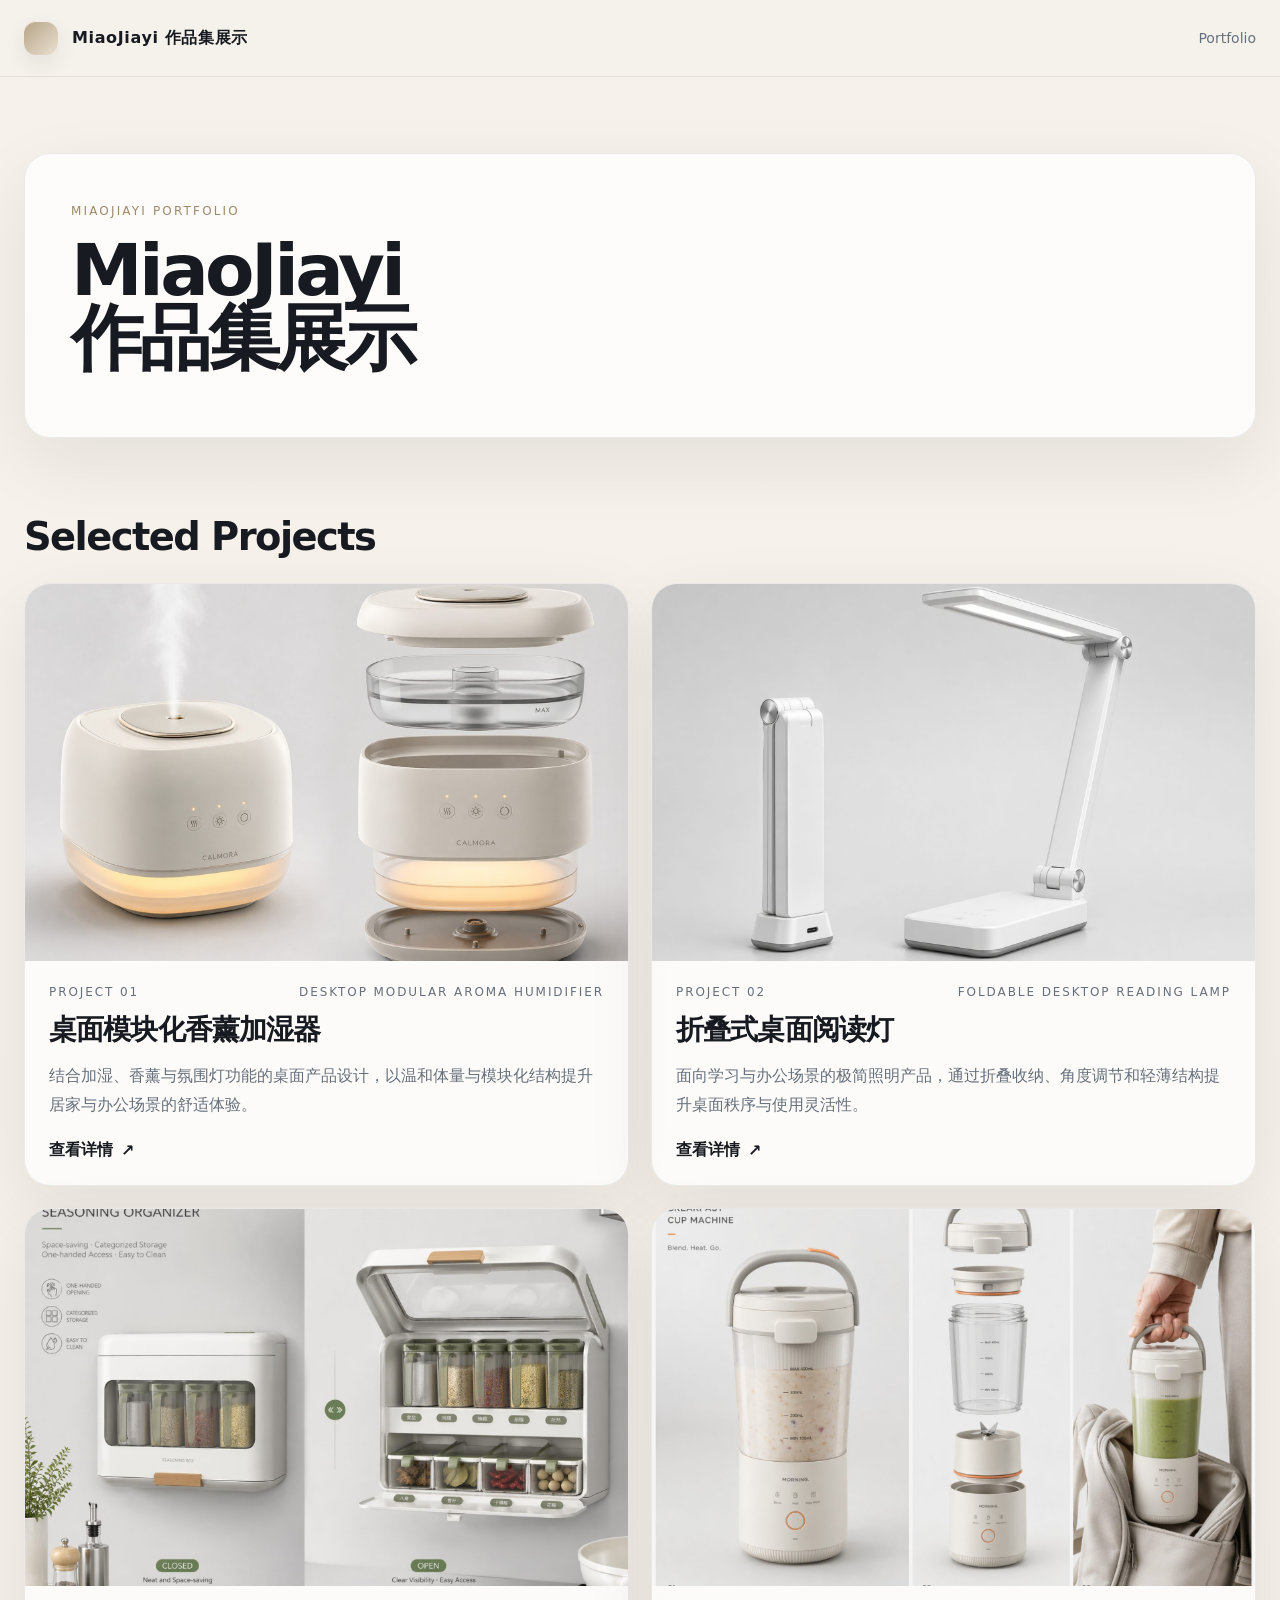
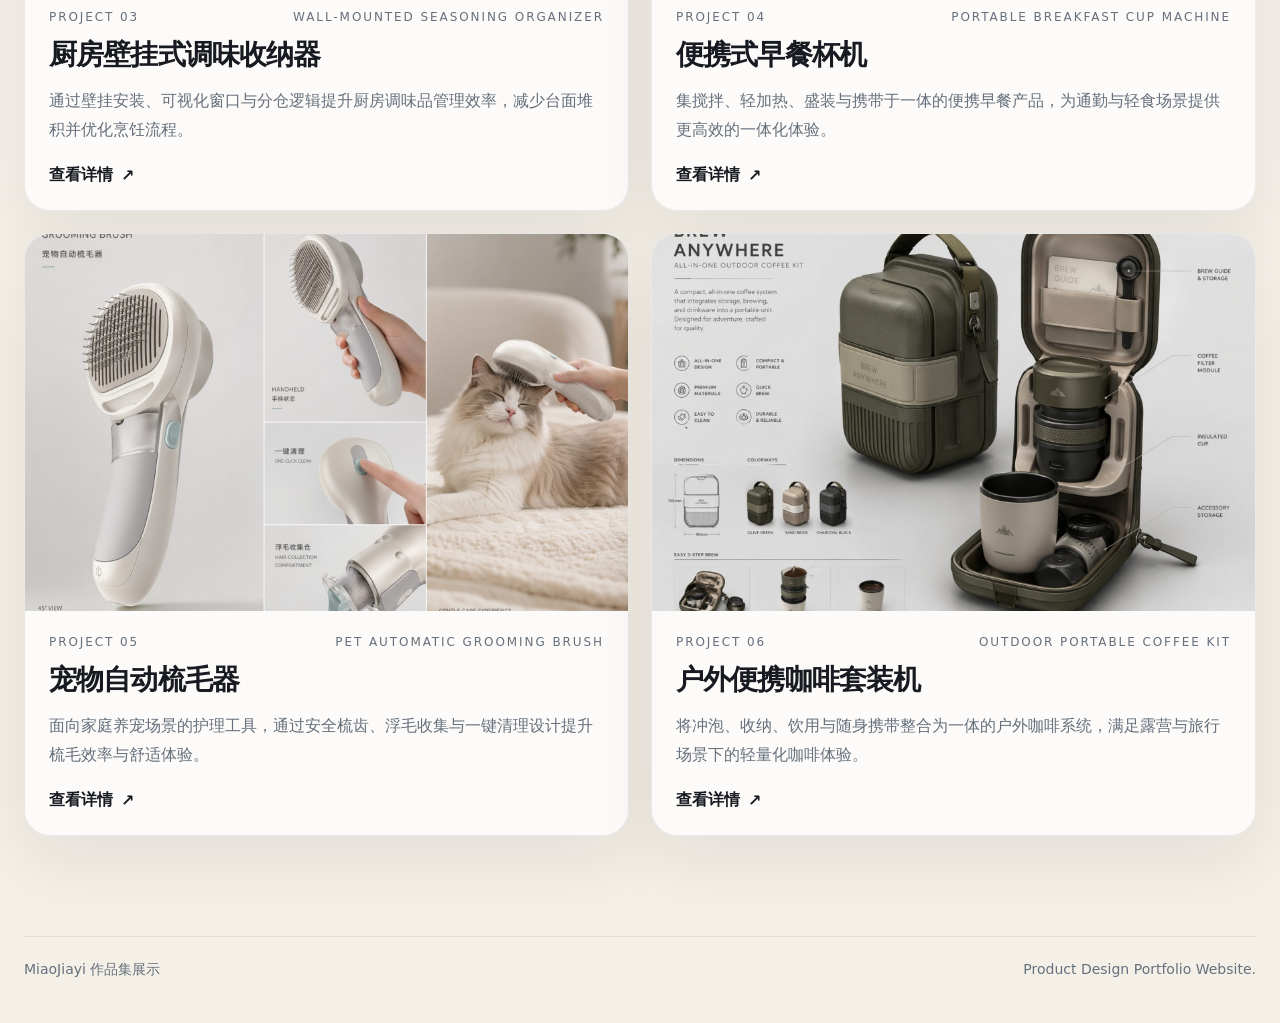
<file: index.html>
<!DOCTYPE html>
<html lang="zh-CN">
<head>
  <meta charset="UTF-8">
  <meta name="viewport" content="width=device-width, initial-scale=1.0">
  <title>MiaoJiayi 作品集展示</title>
  <meta name="description" content="MiaoJiayi 产品设计作品集展示网站，可直接发布到 GitHub Pages。">
  <link rel="stylesheet" href="style.css">
</head>
<body>
  <header class="site-header">
    <div class="container header-inner">
      <a class="brand" href="index.html"><span class="brand-mark"></span><span>MiaoJiayi 作品集展示</span></a>
      <nav class="nav">
        <a href="#portfolio">Portfolio</a>
              </nav>
    </div>
  </header>

  <main>
    <section class="hero">
      <div class="container hero-grid">
        <div class="hero-card">
          <span class="eyebrow">MiaoJiayi Portfolio</span>
          <h1>MiaoJiayi<br>作品集展示</h1>
          
        </div>
      </div>
    </section>

    <section class="section" id="portfolio">
      <div class="container">
        <div class="section-heading">
          <div><h2>Selected Projects</h2></div>
          
        </div>
        <div class="grid">
      <a class="card" href="project1.html">
        <div class="card-media"><img src="images/cover1.jpg" alt="桌面模块化香薰加湿器封面图" loading="lazy"></div>
        <div class="card-body">
          <div class="card-meta"><span>Project 01</span><span>Desktop Modular Aroma Humidifier</span></div>
          <h3>桌面模块化香薰加湿器</h3>
          <p>结合加湿、香薰与氛围灯功能的桌面产品设计，以温和体量与模块化结构提升居家与办公场景的舒适体验。</p>
          <span class="card-cta">查看详情 <span aria-hidden="true">↗</span></span>
        </div>
      </a>
      <a class="card" href="project2.html">
        <div class="card-media"><img src="images/cover2.jpg" alt="折叠式桌面阅读灯封面图" loading="lazy"></div>
        <div class="card-body">
          <div class="card-meta"><span>Project 02</span><span>Foldable Desktop Reading Lamp</span></div>
          <h3>折叠式桌面阅读灯</h3>
          <p>面向学习与办公场景的极简照明产品，通过折叠收纳、角度调节和轻薄结构提升桌面秩序与使用灵活性。</p>
          <span class="card-cta">查看详情 <span aria-hidden="true">↗</span></span>
        </div>
      </a>
      <a class="card" href="project3.html">
        <div class="card-media"><img src="images/cover3.jpg" alt="厨房壁挂式调味收纳器封面图" loading="lazy"></div>
        <div class="card-body">
          <div class="card-meta"><span>Project 03</span><span>Wall-mounted Seasoning Organizer</span></div>
          <h3>厨房壁挂式调味收纳器</h3>
          <p>通过壁挂安装、可视化窗口与分仓逻辑提升厨房调味品管理效率，减少台面堆积并优化烹饪流程。</p>
          <span class="card-cta">查看详情 <span aria-hidden="true">↗</span></span>
        </div>
      </a>
      <a class="card" href="project4.html">
        <div class="card-media"><img src="images/cover4.jpg" alt="便携式早餐杯机封面图" loading="lazy"></div>
        <div class="card-body">
          <div class="card-meta"><span>Project 04</span><span>Portable Breakfast Cup Machine</span></div>
          <h3>便携式早餐杯机</h3>
          <p>集搅拌、轻加热、盛装与携带于一体的便携早餐产品，为通勤与轻食场景提供更高效的一体化体验。</p>
          <span class="card-cta">查看详情 <span aria-hidden="true">↗</span></span>
        </div>
      </a>
      <a class="card" href="project5.html">
        <div class="card-media"><img src="images/cover5.jpg" alt="宠物自动梳毛器封面图" loading="lazy"></div>
        <div class="card-body">
          <div class="card-meta"><span>Project 05</span><span>Pet Automatic Grooming Brush</span></div>
          <h3>宠物自动梳毛器</h3>
          <p>面向家庭养宠场景的护理工具，通过安全梳齿、浮毛收集与一键清理设计提升梳毛效率与舒适体验。</p>
          <span class="card-cta">查看详情 <span aria-hidden="true">↗</span></span>
        </div>
      </a>
      <a class="card" href="project6.html">
        <div class="card-media"><img src="images/cover6.jpg" alt="户外便携咖啡套装机封面图" loading="lazy"></div>
        <div class="card-body">
          <div class="card-meta"><span>Project 06</span><span>Outdoor Portable Coffee Kit</span></div>
          <h3>户外便携咖啡套装机</h3>
          <p>将冲泡、收纳、饮用与随身携带整合为一体的户外咖啡系统，满足露营与旅行场景下的轻量化咖啡体验。</p>
          <span class="card-cta">查看详情 <span aria-hidden="true">↗</span></span>
        </div>
      </a>
        </div>
      </div>
    </section>
  </main>

  <footer class="footer">
    <div class="container footer-inner">
      <span>MiaoJiayi 作品集展示</span>
      <span>Product Design Portfolio Website.</span>
    </div>
  </footer>
</body>
</html>
</file>
<file: style.css>
:root {
  --bg: #f5f2ec;
  --paper: #fbfaf7;
  --panel: #ffffff;
  --panel-soft: #f8f6f2;
  --line: rgba(25, 28, 34, 0.08);
  --line-strong: rgba(25, 28, 34, 0.14);
  --text: #171a20;
  --muted: #66707c;
  --accent: #9c8a68;
  --accent-soft: rgba(156,138,104,0.12);
  --shadow: 0 24px 70px rgba(22, 24, 28, 0.08);
  --radius: 26px;
  --radius-sm: 18px;
  --max: 1240px;
}
*{box-sizing:border-box}
html{scroll-behavior:smooth}
body{margin:0;font-family:Inter,ui-sans-serif,system-ui,-apple-system,BlinkMacSystemFont,"PingFang SC","Microsoft YaHei",sans-serif;background:linear-gradient(180deg,#f6f2eb 0%,#f4f0e8 100%);color:var(--text)}
a{text-decoration:none;color:inherit}
img{max-width:100%;display:block}
.container{width:min(var(--max),calc(100% - 48px));margin:0 auto}
.site-header{position:sticky;top:0;z-index:20;background:rgba(245,242,236,.86);backdrop-filter:blur(18px);border-bottom:1px solid var(--line)}
.header-inner{min-height:76px;display:flex;align-items:center;justify-content:space-between;gap:24px}
.brand{display:flex;align-items:center;gap:14px;font-weight:650;letter-spacing:.04em}
.brand-mark{width:34px;height:34px;border-radius:12px;background:linear-gradient(135deg,#b5a386,#ebe1d1);box-shadow:inset 0 1px 0 rgba(255,255,255,.8),0 8px 22px rgba(0,0,0,.08)}
.nav{display:flex;gap:24px;color:var(--muted);font-size:14px}
.nav a:hover{color:var(--text)}
.hero{padding:76px 0 56px}
.hero-grid{display:grid;grid-template-columns:1fr;gap:28px;align-items:stretch}
.hero-card,.hero-side,.card,.section-box,.project-hero-media,.meta-grid article{background:rgba(255,255,255,.72);border:1px solid var(--line);border-radius:var(--radius);box-shadow:var(--shadow)}
.hero-card{padding:46px}
.eyebrow{display:inline-block;font-size:12px;letter-spacing:.18em;text-transform:uppercase;color:var(--accent);margin-bottom:18px}
.hero h1{margin:0 0 18px;font-size:clamp(40px,6vw,72px);line-height:.95;letter-spacing:-.05em}
.hero p{margin:0;color:var(--muted);line-height:1.9;font-size:18px;max-width:56ch}
.hero-side{padding:28px;display:grid;gap:20px}
.hero-side strong{font-size:24px;line-height:1.3}
.hero-side .label{font-size:12px;letter-spacing:.18em;text-transform:uppercase;color:var(--muted)}
.hero-side ul{list-style:none;padding:0;margin:0;display:grid;gap:14px}
.hero-side li{display:flex;justify-content:space-between;gap:12px;padding-top:14px;border-top:1px solid var(--line);color:var(--muted)}
.hero-side li span:last-child{color:var(--text)}
.section{padding:20px 0 74px}
.section-heading{display:flex;justify-content:space-between;align-items:end;gap:24px;margin-bottom:24px}
.section-heading h2{margin:0;font-size:clamp(28px,3vw,42px);letter-spacing:-.04em}
.section-heading p{margin:0;color:var(--muted);max-width:58ch;line-height:1.8}
.grid{display:grid;grid-template-columns:repeat(12,minmax(0,1fr));gap:22px}
.card{grid-column:span 6;overflow:hidden;transition:transform .22s ease,border-color .22s ease,box-shadow .22s ease}
.card:hover{transform:translateY(-5px);border-color:var(--line-strong);box-shadow:0 28px 80px rgba(22,24,28,.12)}
.card-media{aspect-ratio:16/10;background:var(--panel-soft);overflow:hidden}
.card-media img{width:100%;height:100%;object-fit:cover;object-position:center}
.card-body{padding:24px;display:grid;gap:12px}
.card-meta{display:flex;justify-content:space-between;gap:12px;font-size:12px;letter-spacing:.16em;text-transform:uppercase;color:var(--muted)}
.card h3{margin:0;font-size:28px;letter-spacing:-.03em}
.card p{margin:0;color:var(--muted);line-height:1.85}
.card-cta{display:inline-flex;align-items:center;gap:8px;color:var(--text);font-weight:600;margin-top:8px}
.footer{padding:26px 0 44px;color:var(--muted);font-size:14px}
.footer-inner{display:flex;justify-content:space-between;gap:18px;flex-wrap:wrap;padding-top:24px;border-top:1px solid var(--line)}
.project-main{padding:54px 0 72px}
.back-link{display:inline-flex;align-items:center;gap:10px;margin-bottom:24px;color:var(--muted);padding:11px 15px;border-radius:999px;border:1px solid var(--line);background:rgba(255,255,255,.6)}
.back-link:hover{color:var(--text)}
.project-hero{display:grid;grid-template-columns:minmax(0,1fr) minmax(0,.92fr);gap:24px;margin-bottom:24px}
.section-box{padding:30px}
.project-kicker{font-size:12px;letter-spacing:.18em;text-transform:uppercase;color:var(--accent);margin-bottom:14px}
.project-title{margin:0 0 12px;font-size:clamp(34px,5vw,56px);line-height:.98;letter-spacing:-.05em}
.project-subtitle{margin:0;color:var(--muted);line-height:1.9;font-size:18px}
.project-hero-media{overflow:hidden}
.project-hero-media img{width:100%;height:100%;aspect-ratio:4/3;object-fit:cover}
.meta-grid{display:grid;grid-template-columns:repeat(3,minmax(0,1fr));gap:16px;margin-top:26px}
.meta-grid article{padding:20px;background:rgba(248,246,242,.85)}
.meta-label{font-size:12px;text-transform:uppercase;letter-spacing:.16em;color:var(--muted);margin-bottom:8px}
.meta-value{font-size:16px;line-height:1.7}
.content-grid{display:grid;gap:20px}
.section-box h2{margin:0 0 14px;font-size:24px;letter-spacing:-.02em}
.section-box p{margin:0 0 14px;color:var(--muted);line-height:1.95}
.section-box p:last-child{margin-bottom:0}
.gallery{display:grid;grid-template-columns:repeat(2,minmax(0,1fr));gap:18px}
.gallery img{width:100%;aspect-ratio:4/3;object-fit:cover;border-radius:var(--radius-sm);border:1px solid var(--line);background:var(--panel-soft)}
.note{font-size:14px;line-height:1.8;color:var(--muted)}
@media (max-width:1080px){.hero-grid,.project-hero{grid-template-columns:1fr}.meta-grid{grid-template-columns:1fr}}
@media (max-width:820px){.container{width:min(var(--max),calc(100% - 28px))}.nav{display:none}.hero{padding-top:44px}.hero-card{padding:28px}.card{grid-column:span 12}.gallery{grid-template-columns:1fr}.section-box{padding:22px}.header-inner{min-height:68px}}


.lightbox{
  position:fixed; inset:0; background:rgba(12,14,18,.82);
  display:flex; align-items:center; justify-content:center;
  padding:32px; opacity:0; visibility:hidden; pointer-events:none;
  transition:opacity .2s ease, visibility .2s ease; z-index:120;
}
.lightbox.is-open{opacity:1; visibility:visible; pointer-events:auto}
.lightbox img{
  max-width:min(92vw, 1600px); max-height:88vh; width:auto; height:auto;
  border-radius:18px; box-shadow:0 24px 80px rgba(0,0,0,.35);
  background:#fff;
}
.lightbox-close{
  position:absolute; top:20px; right:24px; width:44px; height:44px;
  border:none; border-radius:999px; background:rgba(255,255,255,.12);
  color:#fff; font-size:28px; line-height:1; cursor:pointer;
  backdrop-filter:blur(8px);
}
.project-hero-media img, .gallery img{cursor:zoom-in}
</file>
